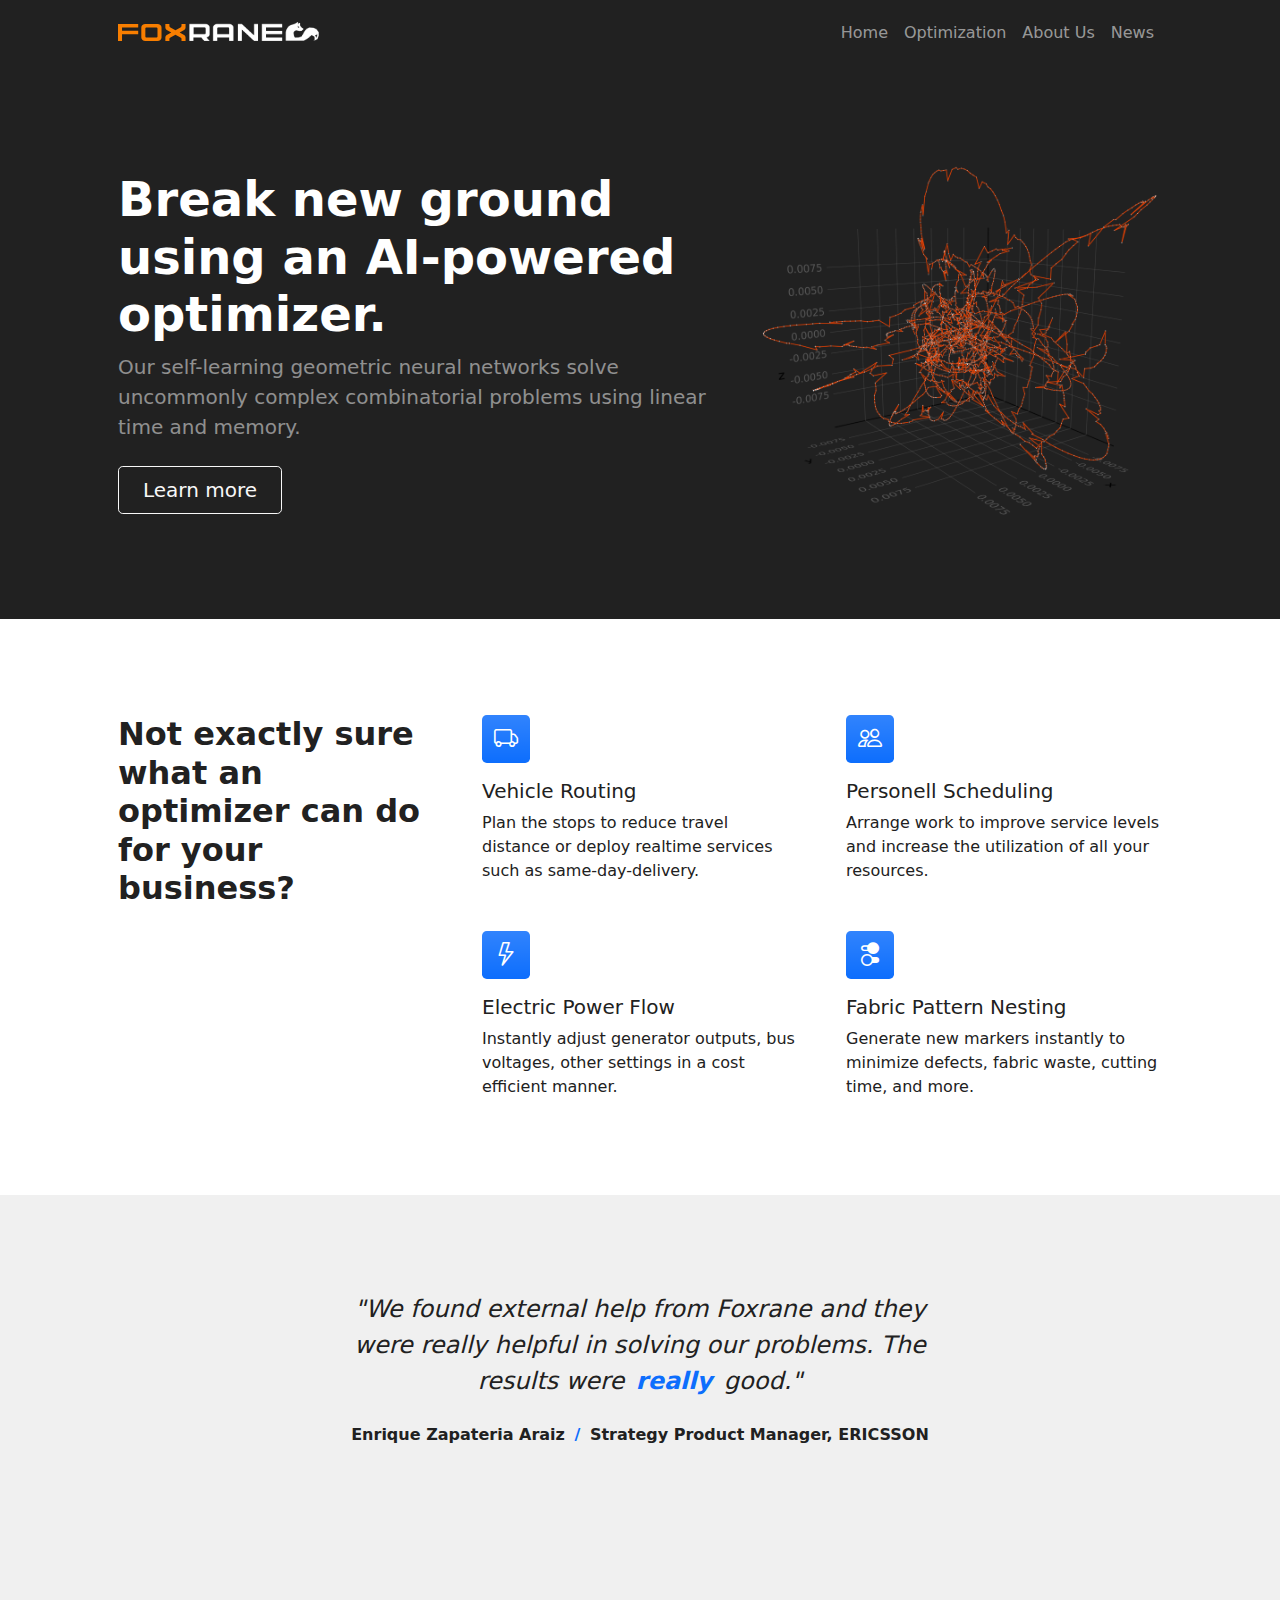
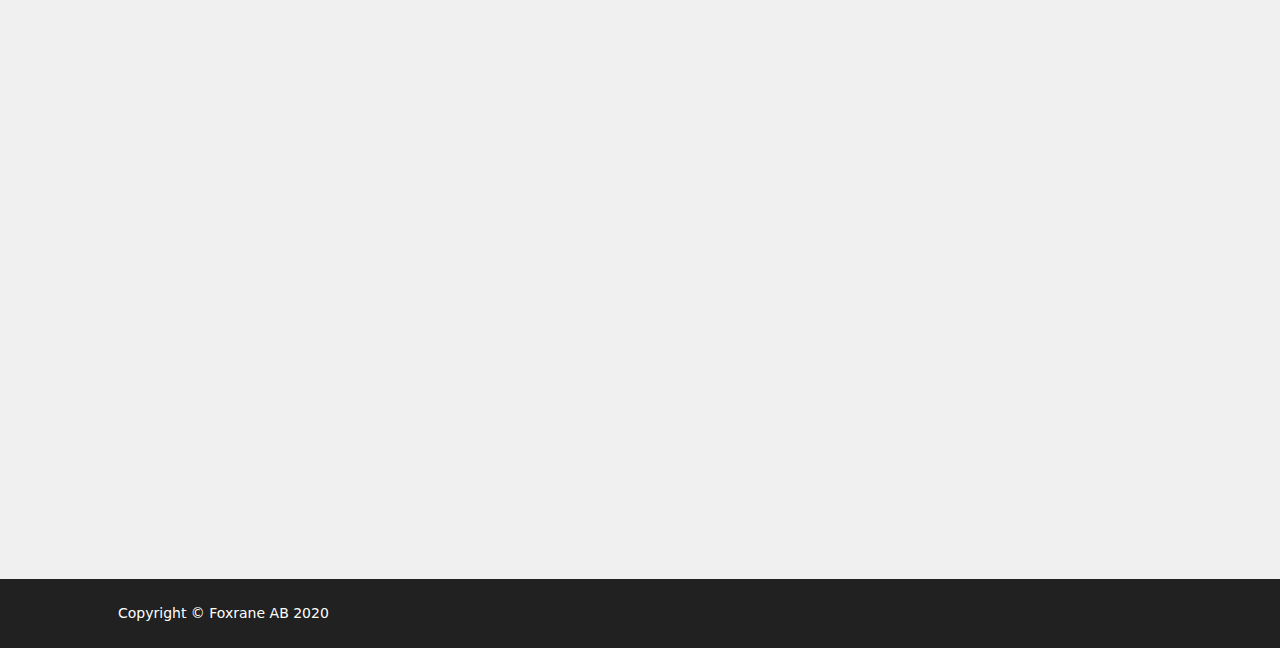
<file: index.html>
<!DOCTYPE html>
<html lang="en">
    <head>
        <meta charset="utf-8" />
        <meta name="viewport" content="width=device-width, initial-scale=1, shrink-to-fit=no" />
        <meta name="description" content="" />
        <meta name="author" content="" />
        <title>Foxrane</title>
        <!-- Favicon-->
        <link rel="icon" type="image/x-icon" href="assets/favicon.png" />
        <!-- Bootstrap icons-->
        <link href="https://cdn.jsdelivr.net/npm/bootstrap-icons@1.5.0/font/bootstrap-icons.css" rel="stylesheet" />
        <!-- Core theme CSS (includes Bootstrap)-->
        <link href="css/styles.css" rel="stylesheet" />
    </head>
    <body class="d-flex flex-column h-100">
        <main class="flex-shrink-0">
            <!-- Navigation-->
            <nav class="navbar navbar-expand-lg navbar-dark bg-dark">
                <div class="container px-5">
                    <a class="navbar-brand" href="index.html">
                        <img src="assets/logo6.svg" height="40px" alt="..."/>
                    </a>
                    
                    <button class="navbar-toggler" type="button" data-bs-toggle="collapse" data-bs-target="#navbarSupportedContent" aria-controls="navbarSupportedContent" aria-expanded="false" aria-label="Toggle navigation"><span class="navbar-toggler-icon"></span></button>
                    <div class="collapse navbar-collapse" id="navbarSupportedContent">
                        <ul class="navbar-nav ms-auto mb-2 mb-lg-0">
                            <li class="nav-item"><a class="nav-link" href="index.html">Home</a></li>
                            <li class="nav-item"><a class="nav-link" href="9tail.html">Optimization</a></li>
                            <li class="nav-item"><a class="nav-link" href="about.html">About Us</a></li>
                            <li class="nav-item"><a class="nav-link" href="https://www.linkedin.com/company/37467171">News</a></li>
                        </ul>
                    </div>
                </div>
            </nav>
            <!-- Header-->
            <header class="bg-dark py-5">
                <div class="container px-5">
                    <div class="row gx-5 align-items-center justify-content-center">
                        <div class="col-lg-8 col-xl-7 col-xxl-6">
                            <div class="my-5 text-center text-xl-start">
                                <h1 class="display-5 fw-bolder text-white mb-2">Break new ground using an AI-powered optimizer.</h1>
                                <p class="lead fw-normal text-white-50 mb-4">Our self-learning geometric neural networks solve uncommonly complex combinatorial problems using linear time and memory.</p>
                                <div class="d-grid gap-3 d-sm-flex justify-content-sm-center justify-content-xl-start">
                                    <a class="btn btn-outline-light btn-lg px-4" href="9tail.html">Learn more</a>
                                </div>
                            </div>
                        </div>
                        <div class="col-xl-5 col-xxl-6 d-none d-xl-block text-center">
                            <img class="img-fluid rounded-3 my-5" src="assets/complexity.png" height="256px" alt="..." />
                        </div>
                    </div>
                </div>
            </header>
            <!-- Features section-->
            <section class="py-5" id="features">
                <div class="container px-5 my-5">
                    <div class="row gx-5">
                        <div class="col-lg-4 mb-5 mb-lg-0"><h2 class="fw-bolder mb-0">Not exactly sure what an optimizer can do for your business?<h2></div>
                        <div class="col-lg-8">
                            <div class="row gx-5 row-cols-1 row-cols-md-2">
                                <div class="col mb-5 h-100">
                                    <div class="feature bg-primary bg-gradient text-white rounded-3 mb-3"><i class="bi bi-truck"></i></div>
                                    <h2 class="h5">Vehicle Routing</h2>
                                    <p class="mb-0">Plan the stops to reduce travel distance or deploy realtime services such as same-day-delivery.</p>
                                </div>
                                <div class="col mb-5 h-100">
                                    <div class="feature bg-primary bg-gradient text-white rounded-3 mb-3"><i class="bi bi-people"></i></div>
                                    <h2 class="h5">Personell Scheduling</h2>
                                    <p class="mb-0">Arrange work to improve service levels and increase the utilization of all your resources.</p>
                                </div>
                                <div class="col mb-5 mb-md-0 h-100">
                                    <div class="feature bg-primary bg-gradient text-white rounded-3 mb-3"><i class="bi bi-lightning"></i></div>
                                    <h2 class="h5">Electric Power Flow</h2>
                                    <p class="mb-0">Instantly adjust generator outputs, bus voltages, other settings in a cost efficient manner.</p>
                                </div>
                                <div class="col h-100">
                                    <div class="feature bg-primary bg-gradient text-white rounded-3 mb-3"><i class="bi bi-toggles2"></i></div>
                                    <h2 class="h5">Fabric Pattern Nesting</h2>
                                    <p class="mb-0">Generate new markers instantly to minimize defects, fabric waste, cutting time, and more.</p>
                                </div>
                            </div>
                        </div>
                    </div>
                </div>
            </section>
            <!-- Testimonial section-->
            <div class="py-5 bg-light">
                <div class="container px-5 my-5">
                    <div class="row gx-5 justify-content-center">
                        <div class="col-lg-10 col-xl-7">
                            <div class="text-center">
                                <div class="fs-4 mb-4 fst-italic">"We found external help from Foxrane and they were really helpful in solving our problems. The results were <span class="fw-bold text-primary mx-1">really</span> good."</div>
                                <div class="d-flex align-items-center justify-content-center">
                                    <div class="fw-bold">
                                        Enrique Zapateria Araiz
                                        <span class="fw-bold text-primary mx-1">/</span>
                                        Strategy Product Manager, ERICSSON
                                    </div>
                                </div>
                            </div>
                        </div>
                    </div>
                </div>
                <div class="container px-5 my-5" width="1300" height="700">
                    <div class="row gx-5">
                        <div class="col-12">
                            <div class="video-container">
                            <iframe class="video" width="1300" height="700" src="https://www.youtube.com/embed/iqvYiqx4Zuk" 
                            title="YouTube video player" frameborder="0" 
                            allow="accelerometer; autoplay; clipboard-write; encrypted-media; gyroscope; picture-in-picture" 
                            allowfullscreen></iframe>
                            </div>
                        </div>
                    </div>
                </div>
            </div>
        </main>
        <!-- Footer-->
        <footer class="bg-dark py-4 mt-auto">
            <div class="container px-5">
                <div class="row align-items-center justify-content-between flex-column flex-sm-row">
                    <div class="col-auto"><div class="small m-0 text-white">Copyright &copy; Foxrane AB 2020</div></div>
                </div>
            </div>
        </footer>
        <!-- Bootstrap core JS-->
        <script src="https://cdn.jsdelivr.net/npm/bootstrap@5.1.3/dist/js/bootstrap.bundle.min.js"></script>
        <!-- Core theme JS-->
        <script src="js/scripts.js"></script>
    </body>
</html>
</file>
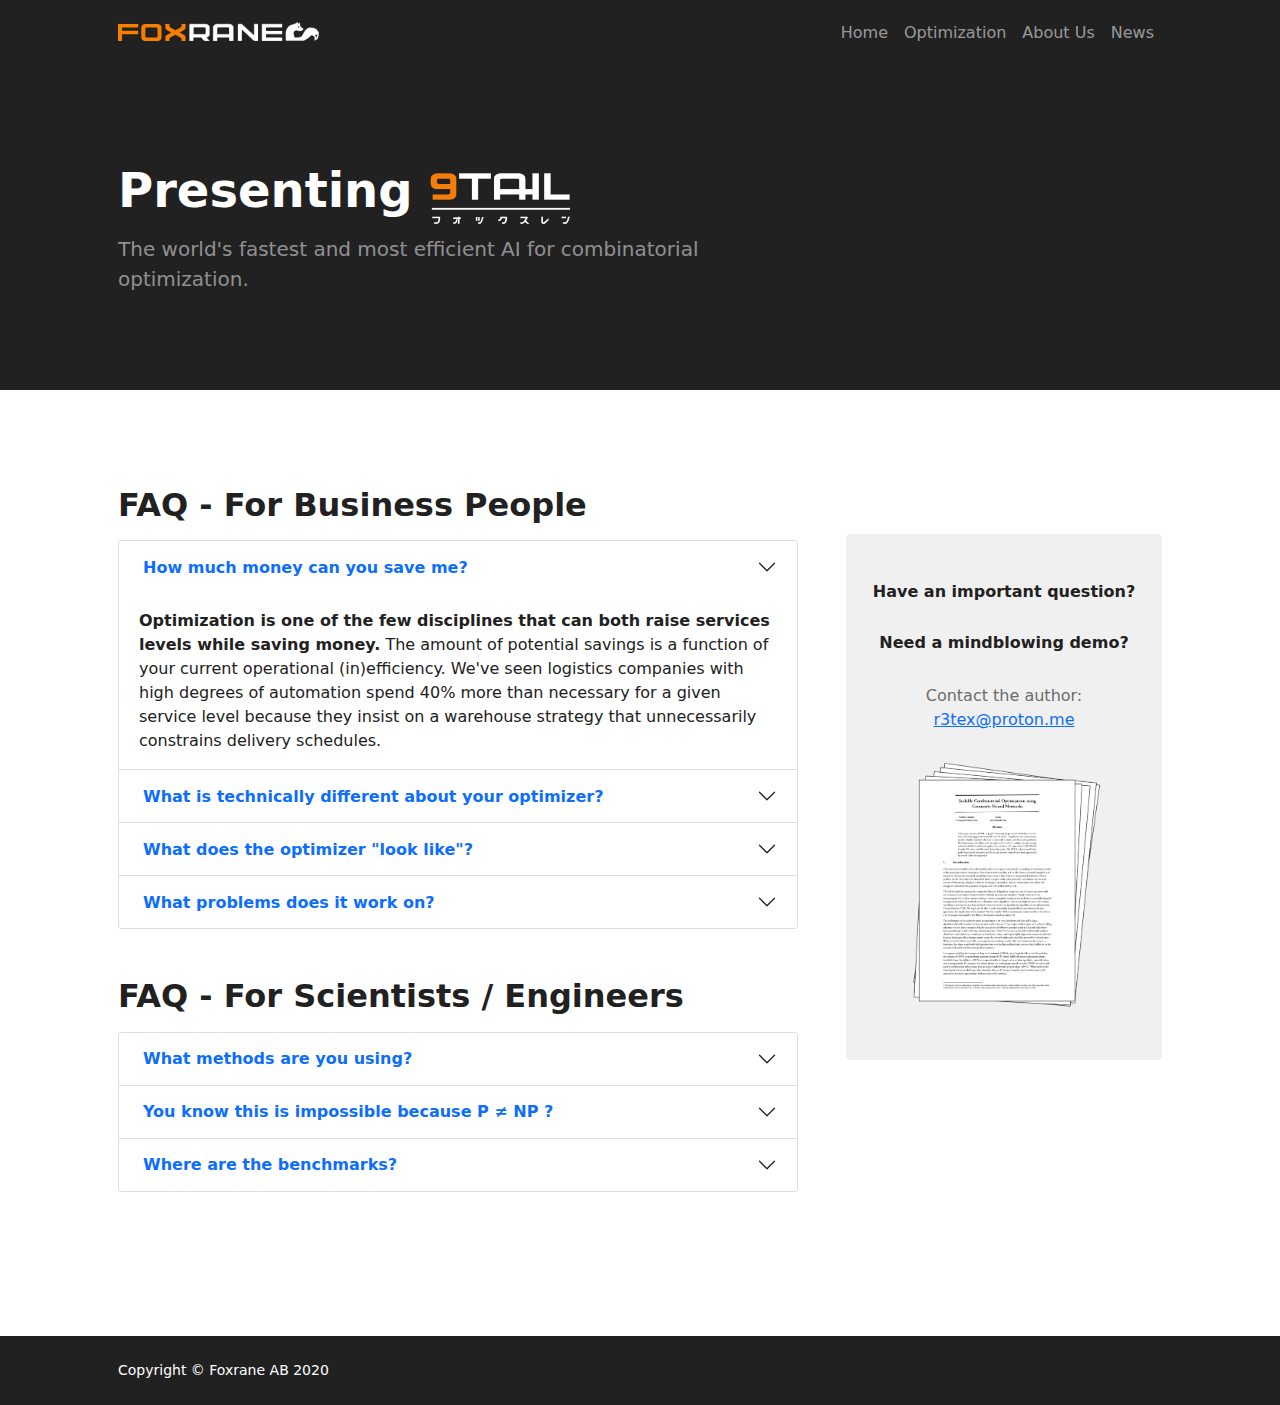
<file: 9tail.html>
<!DOCTYPE html>
<html lang="en">
    <head>
        <meta charset="utf-8" />
        <meta name="viewport" content="width=device-width, initial-scale=1, shrink-to-fit=no" />
        <meta name="description" content="" />
        <meta name="author" content="" />
        <title>Foxrane</title>
        <!-- Favicon-->
        <link rel="icon" type="image/x-icon" href="assets/favicon.png" />
        <!-- Bootstrap icons-->
        <link href="https://cdn.jsdelivr.net/npm/bootstrap-icons@1.5.0/font/bootstrap-icons.css" rel="stylesheet" />
        <!-- Core theme CSS (includes Bootstrap)-->
        <link href="css/styles.css" rel="stylesheet" />
    </head>
    <body class="d-flex flex-column h-100">
        <main class="flex-shrink-0">
            <!-- Navigation-->
            <nav class="navbar navbar-expand-lg navbar-dark bg-dark">
                <div class="container px-5">
                    <a class="navbar-brand" href="index.html">
                        <img src="assets/logo6.svg" height="40px" alt="..."/>
                    </a>
                    
                    <button class="navbar-toggler" type="button" data-bs-toggle="collapse" data-bs-target="#navbarSupportedContent" aria-controls="navbarSupportedContent" aria-expanded="false" aria-label="Toggle navigation"><span class="navbar-toggler-icon"></span></button>
                    <div class="collapse navbar-collapse" id="navbarSupportedContent">
                        <ul class="navbar-nav ms-auto mb-2 mb-lg-0">
                            <li class="nav-item"><a class="nav-link" href="index.html">Home</a></li>
                            <li class="nav-item"><a class="nav-link" href="9tail.html">Optimization</a></li>
                            <li class="nav-item"><a class="nav-link" href="about.html">About Us</a></li>
                            <li class="nav-item"><a class="nav-link" href="https://www.linkedin.com/company/37467171">News</a></li>
                        </ul>
                    </div>
                </div>
            </nav>
            <!-- Header-->
            <header class="bg-dark py-5">
                <div class="container px-5">
                    <div class="row gx-5 align-items-center justify-content-center">
                        <div class="col-lg-8 col-xl-7 col-xxl-6">
                            <div class="my-5 text-center text-xl-start">
                                <h1 class="display-5 fw-bolder text-white mb-2">Presenting <img src="assets/optimizer.png" height="64px" alt="..."/></h1>
                                <p class="lead fw-normal text-white-50 mb-4">The world's fastest and most efficient AI for combinatorial optimization.</p>
                            </div>
                        </div>
                        <div class="col-xl-5 col-xxl-6 d-none d-xl-block text-center">
                            <img class="my-5" height="0px" src="assets/whitepaper.png" alt="..." /></div>
                    </div>
                </div>
            </header>
            <!-- Page Content-->
            <section class="py-5" id="scroll-target">
                <div class="container px-5 my-5">
                    <div class="row gx-5">
                        <div class="col-xl-8">
                            <!-- FAQ Accordion 1-->
                            <h2 class="fw-bolder mb-3">FAQ - For Business People</h2>
                            <div class="accordion mb-5" id="accordionExample">
                                <!-- One -->
                                <div class="accordion-item">
                                    <h3 class="accordion-header" id="headingOne">
                                        <button class="accordion-button collapsed" type="button" data-bs-toggle="collapse" data-bs-target="#collapseOne" aria-expanded="true" aria-controls="collapseOne">
                                            <span class="fw-bold text-primary mx-1">How much money can you save me?</span>
                                        </button>
                                    </h3>
                                    <div class="accordion-collapse collapse show" id="collapseOne" aria-labelledby="headingOne" data-bs-parent="#accordionExample">
                                        <div class="accordion-body">
                                            <strong>Optimization is one of the few disciplines that can both raise services levels while saving money.</strong>
                                            The amount of potential savings is a function of your current operational (in)efficiency. 
                                            We've seen logistics companies with high degrees of automation spend 40% more than necessary for a given service level because they insist on a warehouse strategy that unnecessarily constrains delivery schedules.
                                        </div>
                                    </div>
                                </div>
                                <!-- Two -->
                                <div class="accordion-item">
                                    <h3 class="accordion-header" id="headingTwo">
                                        <button class="accordion-button collapsed" type="button" data-bs-toggle="collapse" data-bs-target="#collapseTwo" aria-expanded="false" aria-controls="collapseTwo">
                                            <span class="fw-bold text-primary mx-1">What is technically different about your optimizer?</span>
                                        </button>
                                    </h3>
                                    <div class="accordion-collapse collapse" id="collapseTwo" aria-labelledby="headingTwo" data-bs-parent="#accordionExample">
                                        <div class="accordion-body">
                                            <strong>We don't consider the type of optimizers built into ERP systems to be in the same ballpark.</strong>
                                            If you're serious about rationalizing operational costs then you presumably have operations researchers working with industry leading tools such as IBM CP Optimizer or even developing in-house optimizers.
                                            Compared to these legacy approaches, our AI is faster, less expensive to run, more flexible, and has unique capabilities such as multi-objective optimization.
                                        </div>
                                    </div>
                                </div>
                                <!-- Three -->
                                <div class="accordion-item">
                                    <h3 class="accordion-header" id="headingThree">
                                        <button class="accordion-button collapsed" type="button" data-bs-toggle="collapse" data-bs-target="#collapseThree" aria-expanded="false" aria-controls="collapseThree">
                                            <span class="fw-bold text-primary mx-1">What does the optimizer "look like"?</span>
                                        </button>
                                    </h3>
                                    <div class="accordion-collapse collapse" id="collapseThree" aria-labelledby="headingThree" data-bs-parent="#accordionExample">
                                        <div class="accordion-body">
                                            <strong>Currently the optimizer is a command-line tool with no graphical user interface.</strong>
                                            If this is prohibitive and your company does not employ programmers, we might be able to assist with things like coding a plugin for Autodesk, a warehouse management system, or an HR tool. Please contact us for availability.
                                        </div>
                                    </div>
                                </div>
                                <!-- Four -->
                                <div class="accordion-item">
                                    <h3 class="accordion-header" id="headingFour">
                                        <button class="accordion-button collapsed" type="button" data-bs-toggle="collapse" data-bs-target="#collapseFour" aria-expanded="false" aria-controls="collapseFour">
                                            <span class="fw-bold text-primary mx-1">What problems does it work on?</span>
                                        </button>
                                    </h3>
                                    <div class="accordion-collapse collapse" id="collapseFour" aria-labelledby="headingFour" data-bs-parent="#accordionExample">
                                        <div class="accordion-body">
                                            <strong>In simple terms, problems where you can make discrete choices.</strong>
                                            For example, ideal problems involve choosing what customers to deliver to, personell to schedule, or machine to use. Examples of non-ideal problems involve "smooth" choices such as how much to adjust prices or where to cut a piece of wood.
                                            Nevertheless, even these problems can sometimes be discretized or reformulated into something graph-like that our optimizer can work with.
                                        </div>
                                    </div>
                                </div>
                            </div>
                            <!-- FAQ Accordion 2-->
                            <h2 class="fw-bolder mb-3">FAQ - For Scientists / Engineers</h2>
                            <div class="accordion mb-5" id="accordionExample2">
                                <!-- One -->
                                <div class="accordion-item">
                                    <h3 class="accordion-header" id="headingFive">
                                        <button class="accordion-button collapsed" type="button" data-bs-toggle="collapse" data-bs-target="#collapseFive" aria-expanded="false" aria-controls="collapseFive">
                                            <span class="fw-bold text-primary mx-1">What methods are you using?</span>
                                        </button>
                                    </h3>
                                    <div class="accordion-collapse collapse" id="collapseFive" aria-labelledby="headingFive" data-bs-parent="#accordionExample2">
                                        <div class="accordion-body">
                                            <strong>9TAIL is a geometric transformer DNN written in the Julia language.</strong>
                                            The solution begins its optimization procedure by reducing the problem into a mutable decision tree.
                                            Using linear time and memory it traverses the directed graph autoregressively guided by it's multi-objective conditioning.
                                            The model works well on multiple combinatorial problem classes, not just ones that are visually graph-like.
                                        </div>
                                    </div>
                                </div>
                                <!-- Three -->
                                <div class="accordion-item">
                                    <h3 class="accordion-header" id="headingSeven">
                                        <button class="accordion-button collapsed" type="button" data-bs-toggle="collapse" data-bs-target="#collapseSeven" aria-expanded="false" aria-controls="collapseSeven">
                                            <span class="fw-bold text-primary mx-1">You know this is impossible because P ≠ NP ?</span>
                                        </button>
                                    </h3>
                                    <div class="accordion-collapse collapse" id="collapseSeven" aria-labelledby="headingSeven" data-bs-parent="#accordionExample2">
                                        <div class="accordion-body">
                                            <strong>Strictly speaking, P vs NP is still conjecture</strong>
                                            , not that it has much bearing on how things actually work.
                                            The simplex method is effective precisely because in practice the distribution of problem-instance complexity is highly non-uniform <a href="https://arxiv.org/abs/cs/0111050">[Spielman]</a>.
                                            The main issue is that although real-world objective functions are highly compressible, the distance metric of their degenerate nonconvex landscapes is practically impossible to deduce analytically, much less intuited through trial and error.
                                            This is where ML provides a solution, because training a neural network is in essence a homotopy that aligns a uniformly bad optimizer (i.e. randiomly initialized) into one with an algorithmic structure that is effective on the majority of desirable combinatorial problem instances - 
                                            or as <a href="https://ieeexplore.ieee.org/document/585893">[Wolpert]</a> might describe it, with a large inner product. Ultimately, you can't really argue with our benchmarks, so there's that as well.
                                            
                                        </div>
                                    </div>
                                </div>
                                <!-- Four -->
                                <div class="accordion-item">
                                    <h3 class="accordion-header" id="headingEight">
                                        <button class="accordion-button collapsed" type="button" data-bs-toggle="collapse" data-bs-target="#collapseEight" aria-expanded="false" aria-controls="collapseEight">
                                            <span class="fw-bold text-primary mx-1">Where are the benchmarks?</span>
                                        </button>
                                    </h3>
                                    <div class="accordion-collapse collapse" id="collapseEight" aria-labelledby="headingEight" data-bs-parent="#accordionExample2">
                                        <div class="accordion-body">
                                            <strong>Contact us for results in business applications!</strong>
                                            For scientific results, the only thing worth showing are comprehensive and structured ablation tests across numerous problem classes, 
                                            all of which are absurdly boring and time-consuming to set up correctly.
                                            Whereas professors offload this stuff to grad-students, I simply haven't taken the time to do the requisite work.
                                            Perhaps in 2022 I'll get around to publishing results, maybe together with some collaborators, or perhaps not.</br>
                                            If you're salty about it then give yourself a pat on the back! <3
                                        </div>
                                    </div>
                                </div>
                            </div>
                        </div>
                        <div class="col-xl-4">
                            <div class="card border-0 bg-light mt-xl-5">
                                <div class="card-body p-4 py-lg-5">
                                    <div class="d-flex align-items-center justify-content-center">
                                        <div class="text-center">
                                            <div class="h6 fw-bolder"> Have an important question?</div> <br/>
                                            <div class="h6 fw-bolder"> Need a mindblowing demo?</div><br/>

                                            <p class="text-muted mb-4">
                                                Contact the author:
                                                <br />
                                                <a href="#!">r3tex@proton.me</a>
                                            </p>
                                            <img src="assets/whitepaper.png" height="256px" alt="..."/>
                                        </div>
                                    </div>
                                </div>
                            </div>
                        </div>
                    </div>
                </div>
            </section>

        </main>
        <!-- Footer-->
        <footer class="bg-dark py-4 mt-auto">
            <div class="container px-5">
                <div class="row align-items-center justify-content-between flex-column flex-sm-row">
                    <div class="col-auto"><div class="small m-0 text-white">Copyright &copy; Foxrane AB 2020</div></div>
                </div>
            </div>
        </footer>
        <!-- Bootstrap core JS-->
        <script src="https://cdn.jsdelivr.net/npm/bootstrap@5.1.3/dist/js/bootstrap.bundle.min.js"></script>
        <!-- Core theme JS-->
        <script src="js/scripts.js"></script>
    </body>
</html>
</file>
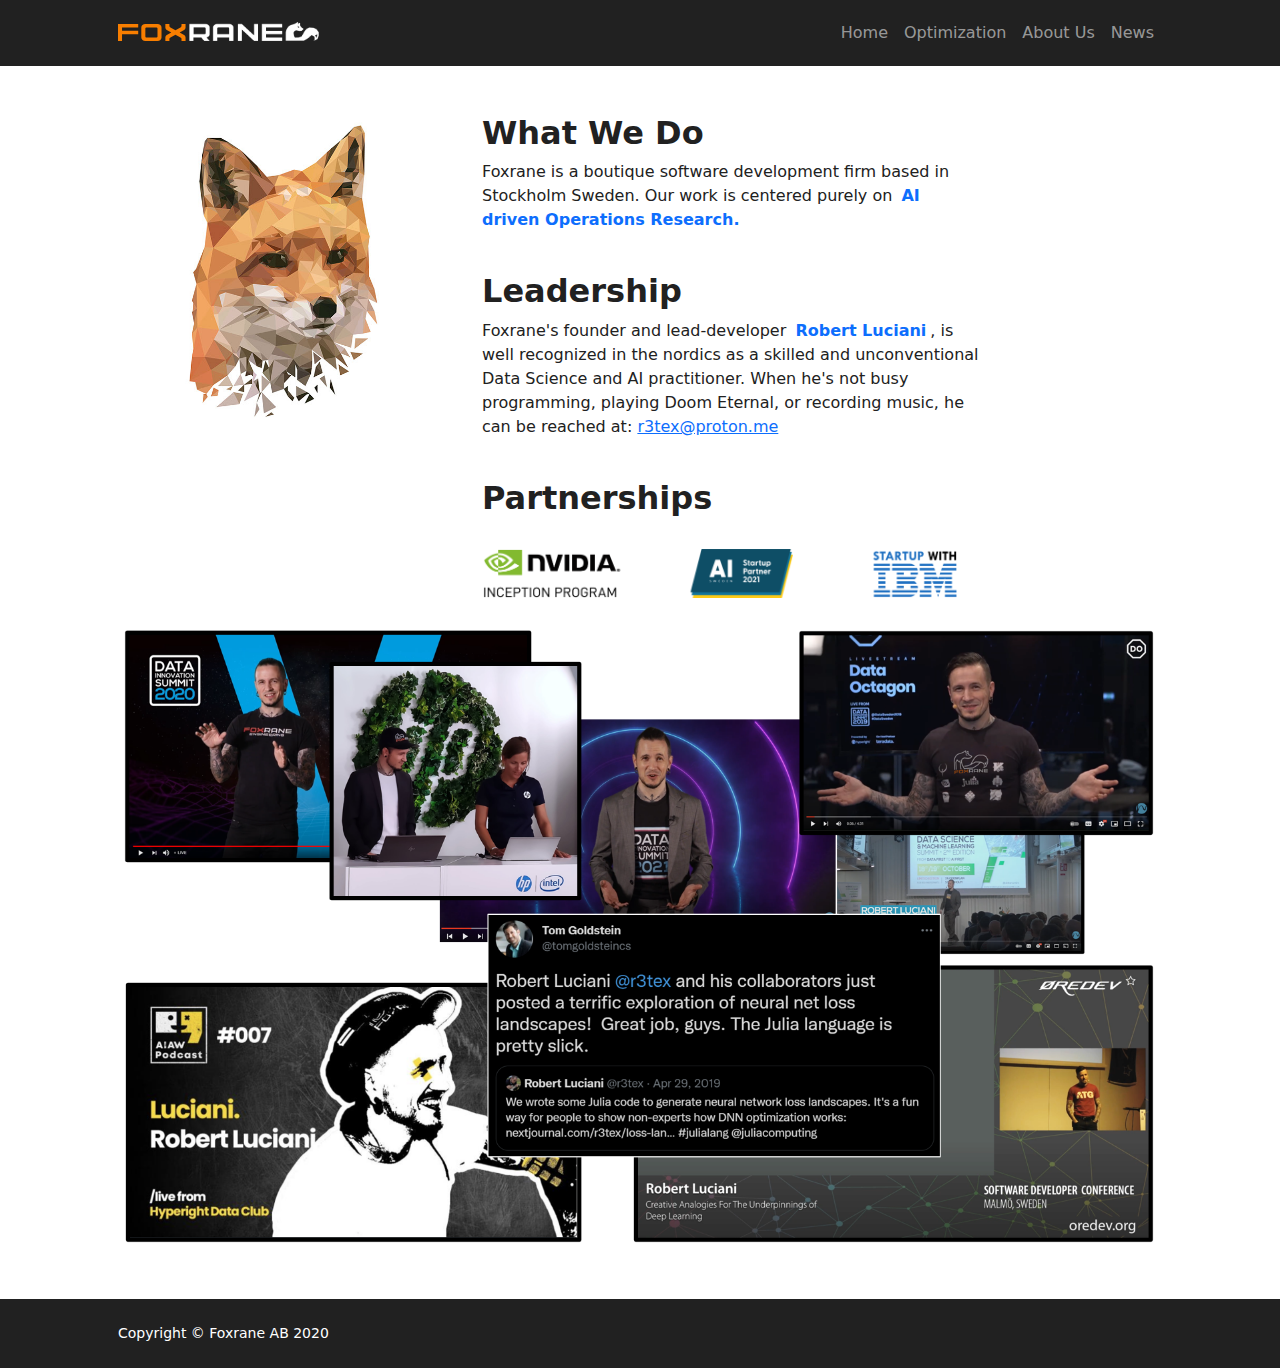
<file: about.html>
<!DOCTYPE html>
<html lang="en">
    <head>
        <meta charset="utf-8" />
        <meta name="viewport" content="width=device-width, initial-scale=1, shrink-to-fit=no" />
        <meta name="description" content="" />
        <meta name="author" content="" />
        <title>Foxrane</title>
        <!-- Favicon-->
        <link rel="icon" type="image/x-icon" href="assets/favicon.png" />
        <!-- Bootstrap icons-->
        <link href="https://cdn.jsdelivr.net/npm/bootstrap-icons@1.5.0/font/bootstrap-icons.css" rel="stylesheet" />
        <!-- Core theme CSS (includes Bootstrap)-->
        <link href="css/styles.css" rel="stylesheet" />
    </head>
    <body class="d-flex flex-column h-100">
        <main class="flex-shrink-0">
            <!-- Navigation-->
            <nav class="navbar navbar-expand-lg navbar-dark bg-dark">
                <div class="container px-5">
                    <a class="navbar-brand" href="index.html">
                        <img src="assets/logo6.svg" height="40px" alt="..."/>
                    </a>
                    
                    <button class="navbar-toggler" type="button" data-bs-toggle="collapse" data-bs-target="#navbarSupportedContent" aria-controls="navbarSupportedContent" aria-expanded="false" aria-label="Toggle navigation"><span class="navbar-toggler-icon"></span></button>
                    <div class="collapse navbar-collapse" id="navbarSupportedContent">
                        <ul class="navbar-nav ms-auto mb-2 mb-lg-0">
                            <li class="nav-item"><a class="nav-link" href="index.html">Home</a></li>
                            <li class="nav-item"><a class="nav-link" href="9tail.html">Optimization</a></li>
                            <li class="nav-item"><a class="nav-link" href="about.html">About Us</a></li>
                            <li class="nav-item"><a class="nav-link" href="https://www.linkedin.com/company/37467171">News</a></li>
                        </ul>
                    </div>
                </div>
            </nav>
            <!-- About section one-->
            <section class="bg-white" id="scroll-target">
                <div class="container px-5 my-5">
                    <div class="row gx-5">
                        <div class="col-lg-4"><img class="img-fluid rounded mb-5 mb-lg-0" src="assets/foxhead.jpg" alt="..." /></div>
                        <div class="col-lg-6">
                            <h2 class="fw-bolder">What We Do</h2>
                            <p>Foxrane is a boutique software development firm based in Stockholm Sweden. Our work is centered purely on <span class="fw-bold text-primary mx-1">AI driven Operations Research.</span>
                                <br/><br/>
                            <h2 class="fw-bolder">Leadership</h2>
                            <p>Foxrane's founder and lead-developer <span class="fw-bold text-primary mx-1">Robert Luciani</span>, is well recognized in the nordics as a skilled and unconventional Data Science and AI practitioner.
                            When he's not busy programming, playing Doom Eternal, or recording music, he can be reached at: <a href="mailto://r3tex@proton.me">r3tex@proton.me</a></p>
                            <br/>
                            <h2 class="fw-bolder">Partnerships</h2>
                            <br/>
                            <img src="assets/programs.png" width="512px" alt="..." /><br/>
                        </div>
                    </div>
                    <br/>
                    <div class="row">
                        <img src="assets/robert.png" alt="..." />
                    </div>
                </div>
            </section>
            


        </main>
        <!-- Footer-->
        <footer class="bg-dark py-4 mt-auto">
            <div class="container px-5">
                <div class="row align-items-center justify-content-between flex-column flex-sm-row">
                    <div class="col-auto"><div class="small m-0 text-white">Copyright &copy; Foxrane AB 2020</div></div>
                </div>
            </div>
        </footer>
        <!-- Bootstrap core JS-->
        <script src="https://cdn.jsdelivr.net/npm/bootstrap@5.1.3/dist/js/bootstrap.bundle.min.js"></script>
        <!-- Core theme JS-->
        <script src="js/scripts.js"></script>
    </body>
</html>
</file>
